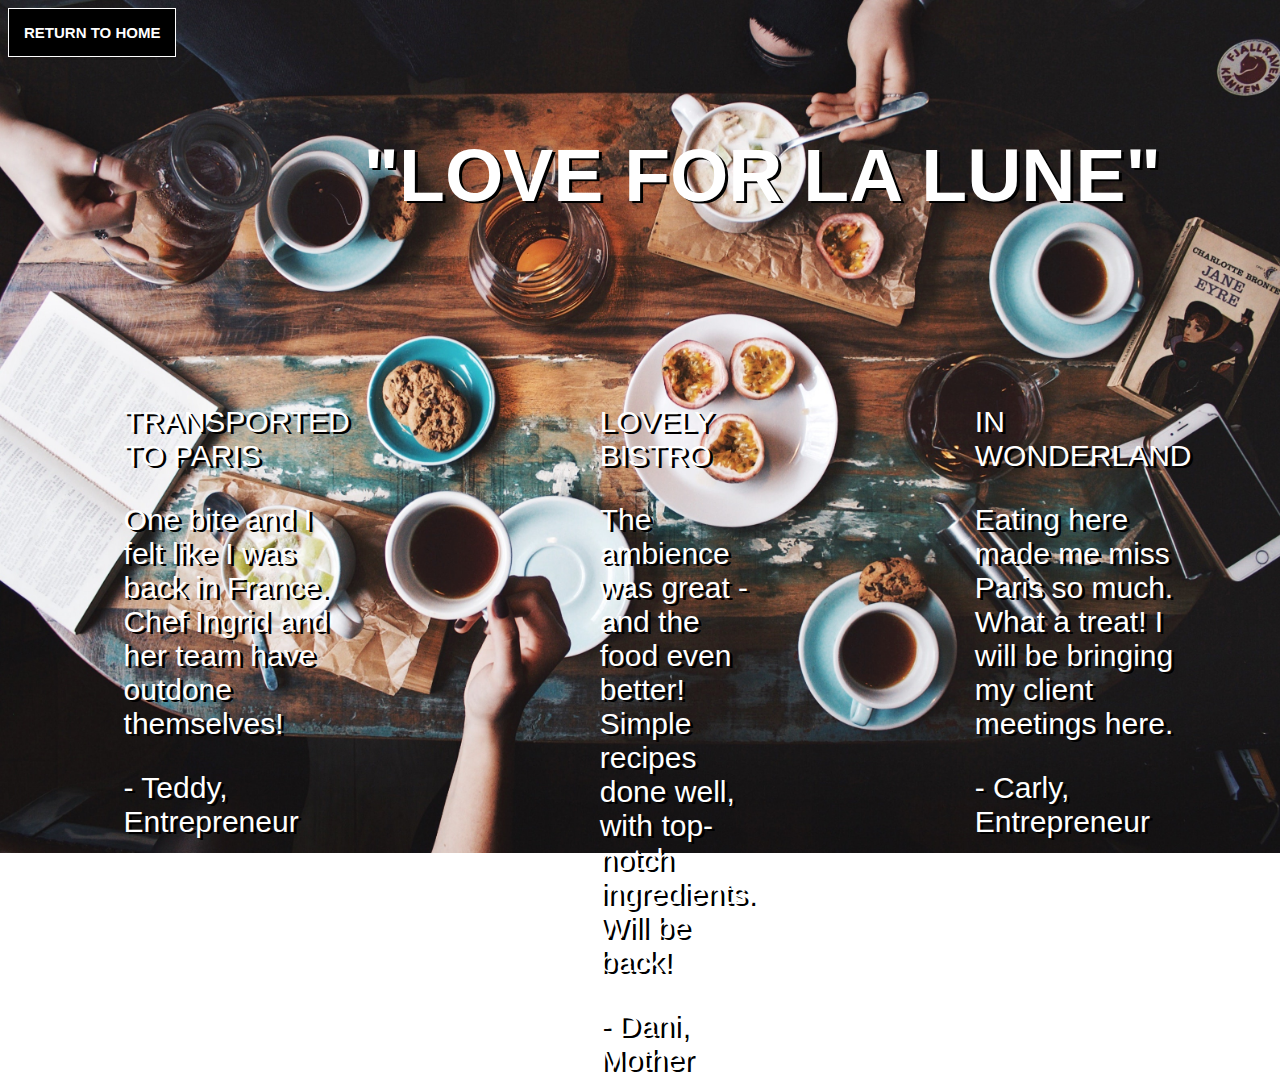
<file: about.html>
<!DOCTYPE html>
<html lang="en">
  <head>
    <meta charset="UTF-8" />
    <meta name="viewport" content="width=device-width, initial-scale=1.0" />
    <title>About Us</title>
    <link rel="stylesheet" href="styles.css" />
  </head>
  <body class="about-page">
    <div class="wrapper-4th-page">
      <div class="return-to-home">
        <button type="button">
          <a href="index.html">RETURN TO HOME</a>
        </button>
      </div>
      <div class="about-page-main">
        <div class="top-title">
          <p>"LOVE FOR LA LUNE"</p>
        </div>
        <div class="about-one">
          <p>TRANSPORTED TO PARIS</p>
          <p>
            One bite and I felt like I was back in France. Chef Ingrid and her
            team have outdone themselves!
          </p>
          <p>- Teddy, Entrepreneur</p>
        </div>
        <div class="about-two">
          <p>LOVELY BISTRO</p>
          <p>
            The ambience was great - and the food even better! Simple recipes
            done well, with top-notch ingredients. Will be back!
          </p>
          <p>- Dani, Mother</p>
        </div>
        <div class="about-three">
          <p>IN WONDERLAND</p>
          <p>
            Eating here made me miss Paris so much. What a treat! I will be
            bringing my client meetings here.
          </p>
          <p>- Carly, Entrepreneur</p>
        </div>
      </div>
    </div>
  </body>
</html>
</file>
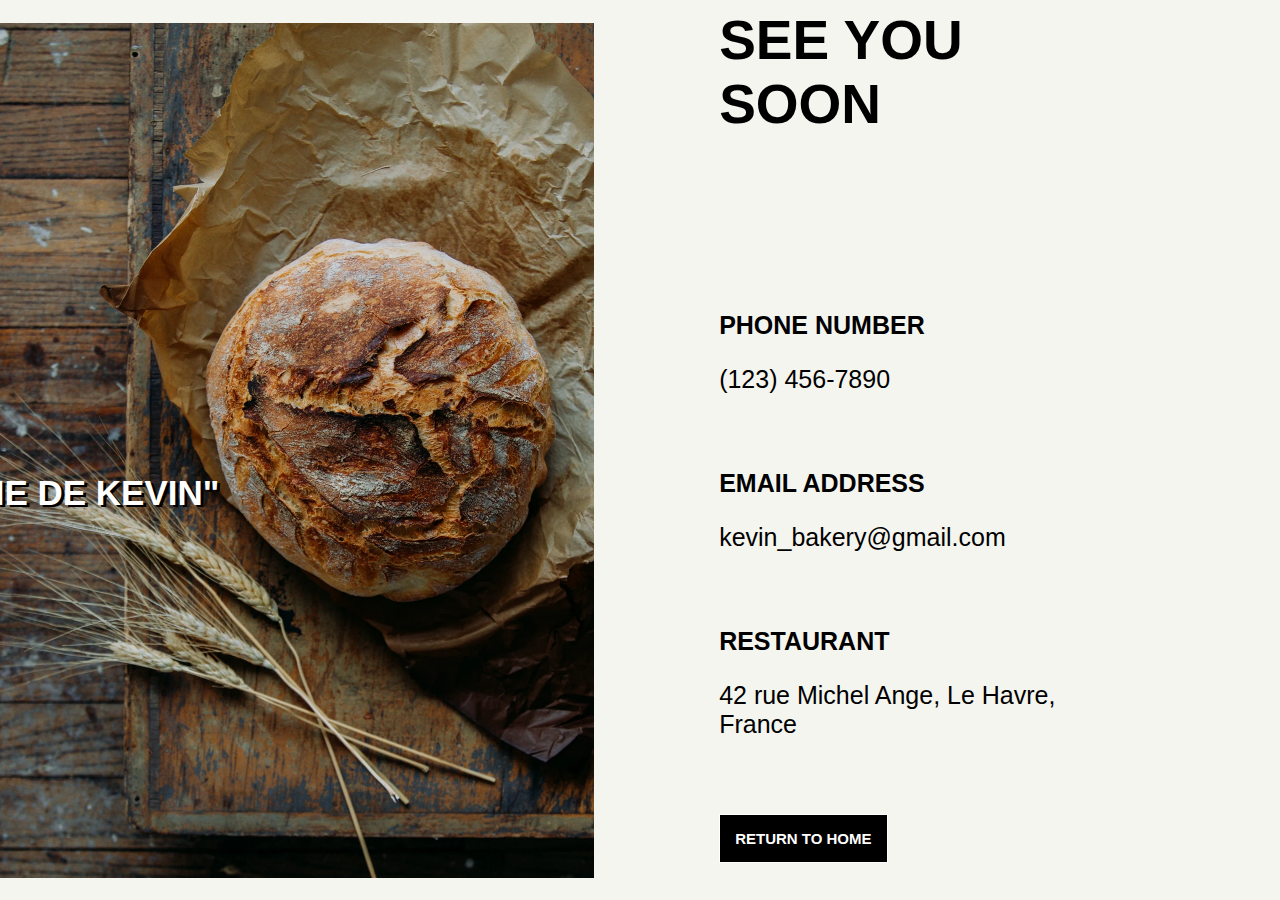
<file: contacts.html>
<!DOCTYPE html>
<html lang="en">
  <head>
    <meta charset="UTF-8" />
    <meta name="viewport" content="width=device-width, initial-scale=1.0" />
    <title>Contacts</title>
    <link rel="stylesheet" href="styles.css" />
  </head>
  <body class="background-page05">
    <div class="container-page05">
      <div class="page05-first">
        <p>"LA PÂTISSERIE DE KEVIN"</p>
      </div>
      <div class="page05-second">
        <div class="see-u-soon">SEE YOU SOON</div>
        <div class="phone-num">
          <p>PHONE NUMBER</p>
          <p>(123) 456-7890</p>
        </div>
        <div class="email-add">
          <p>EMAIL ADDRESS</p>
          <p>kevin_bakery@gmail.com</p>
        </div>
        <div class="restaurant">
          <p>RESTAURANT</p>
          <p>42 rue Michel Ange, Le Havre, France</p>
        </div>
        <div class="return-to-home-02">
          <button type="button">
            <a href="index.html">RETURN TO HOME</a>
          </button>
        </div>
      </div>
    </div>
  </body>
</html>
</file>
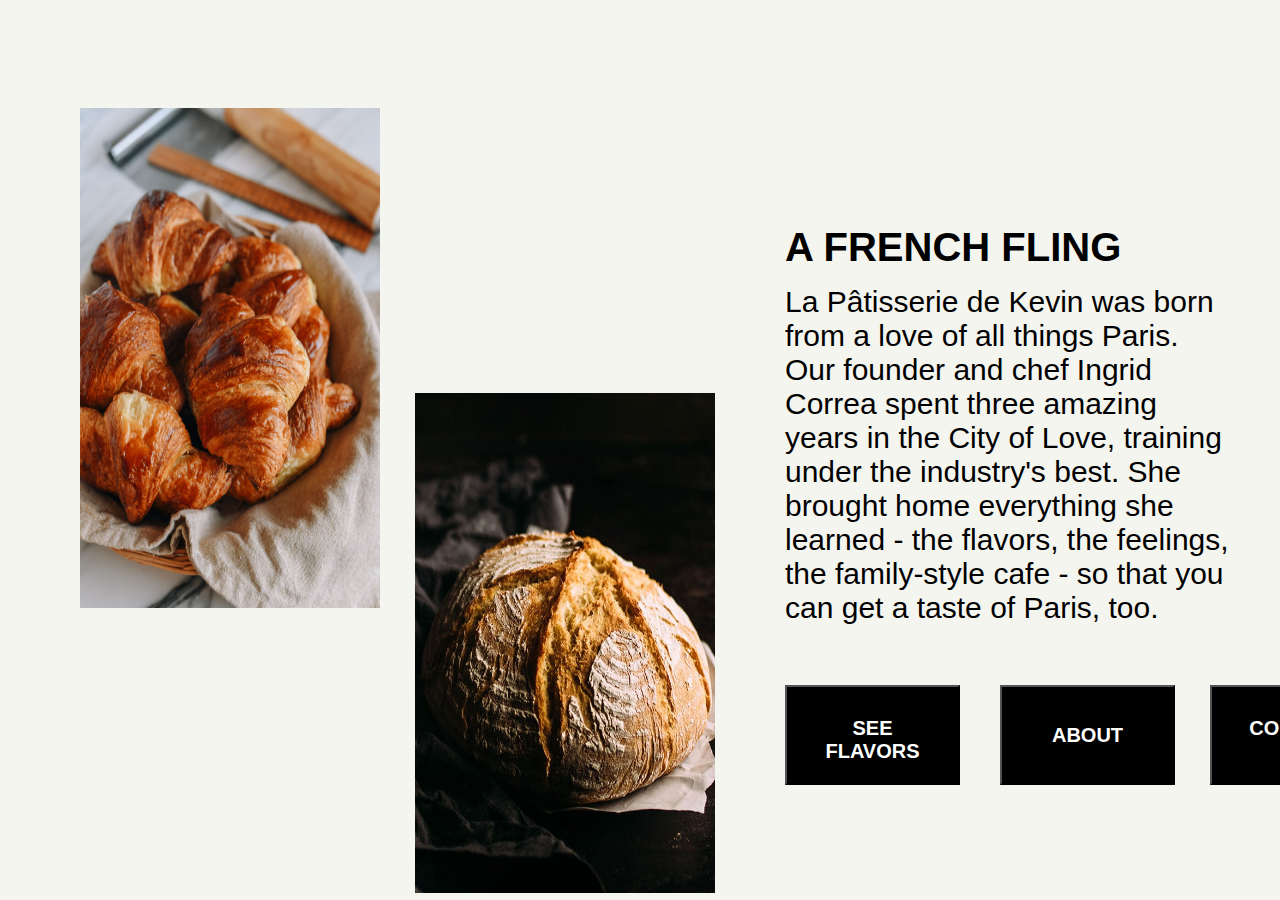
<file: dineWithUs.html>
<!DOCTYPE html>
<html lang="en">
  <head>
    <meta charset="UTF-8" />
    <meta name="viewport" content="width=device-width, initial-scale=1.0" />
    <title>Dine With Us</title>
    <link rel="stylesheet" href="styles.css" />
  </head>
  <body class="dine-with-us">
    <div class="wrapper-2nd-page">
      <div class="container-2nd-page">
        <div class="bread-info-01">
          <img
            src="images/milk-bread-croissants-34-650x861.jpg"
            alt="bread-pic-01"
          />
        </div>
        <div class="bread-info-02">
          <img src="images/easy-crusty-french-bread.jpg" alt="bread-pic-02" />
        </div>
        <div class="main-info-2nd-page">
          <p id="info-01">A FRENCH FLING</p>
          <p id="info-02">
            La Pâtisserie de Kevin was born from a love of all things Paris. Our
            founder and chef Ingrid Correa spent three amazing years in the City
            of Love, training under the industry's best. She brought home
            everything she learned - the flavors, the feelings, the family-style
            cafe - so that you can get a taste of Paris, too.
          </p>
          <div class="book-now">
            <button type="button">
              <a href="seeFlavor.html">SEE FLAVORS</a>
            </button>
          </div>
          <div class="about">
            <button type="button">
              <a href="about.html">ABOUT</a>
            </button>
          </div>
          <div class="contacts">
            <button type="button">
              <a href="contacts.html">CONTACT US</a>
            </button>
          </div>
        </div>
      </div>
    </div>
  </body>
</html>
</file>
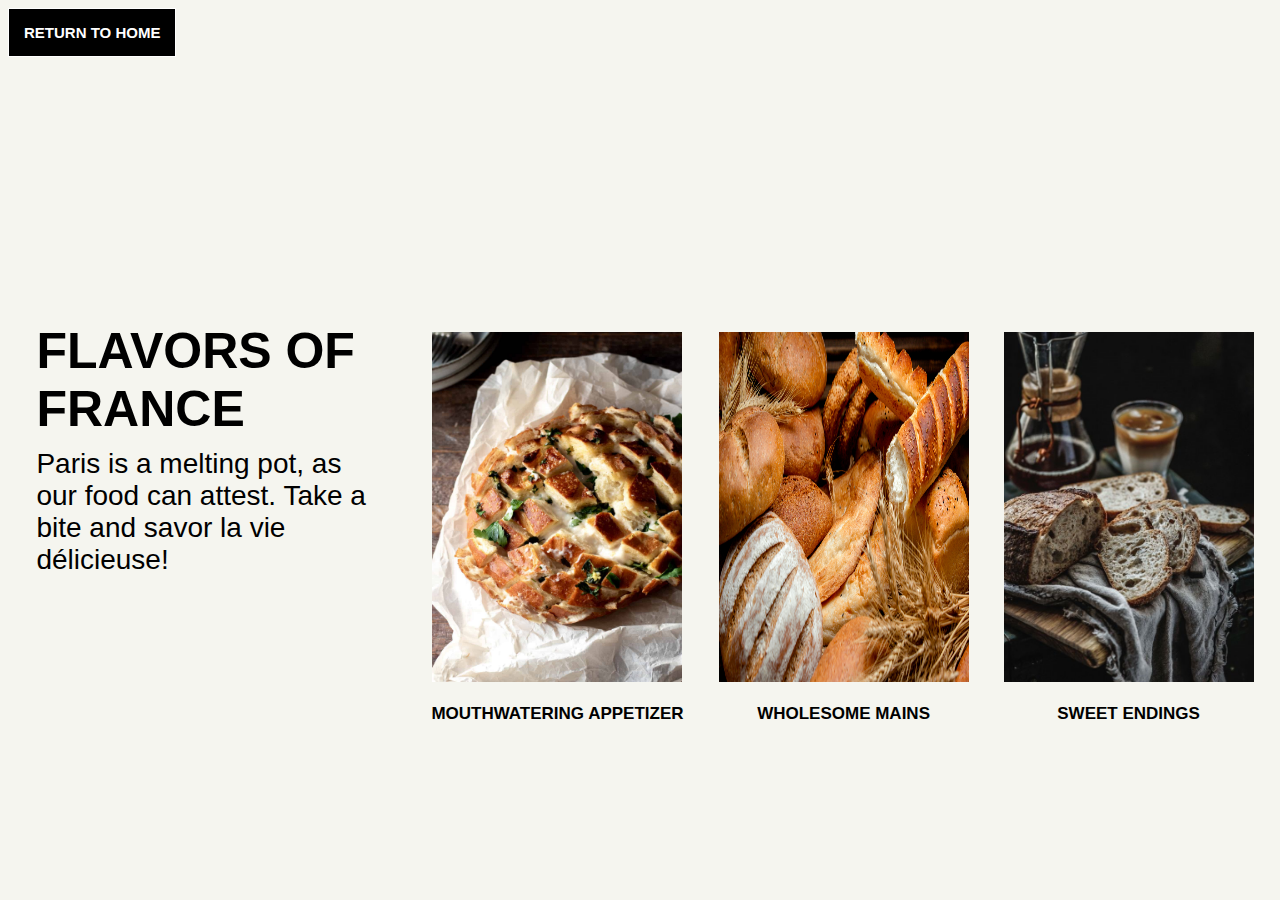
<file: seeFlavor.html>
<!DOCTYPE html>
<html lang="en">
  <head>
    <meta charset="UTF-8" />
    <meta name="viewport" content="width=device-width, initial-scale=1.0" />
    <title>See flavors</title>
    <link rel="stylesheet" href="styles.css" />
  </head>
  <body class="see-flavors">
    <div class="wrapper-3rd-page">
      <div class="return-to-home">
        <button type="button">
          <a href="index.html">RETURN TO HOME</a>
        </button>
      </div>
      <div class="container-3rd-page">
        <div class="third-page-box-1">
          <p id="title-page03">FLAVORS OF FRANCE</p>
          <p id="desc-page03">
            Paris is a melting pot, as our food can attest. Take a bite and
            savor la vie délicieuse!
          </p>
        </div>
        <div class="third-page-box-2">
          <img
            src="images/Easy-Vegan-Cheese-Bread-Pull-Apart.jpeg"
            alt="bread picture 1"
          />
          <p>MOUTHWATERING APPETIZER</p>
        </div>
        <div class="third-page-box-3">
          <img
            src="images/different-types-bread-made-from-wheat-flour.jpg"
            alt="main bread picture 2"
          />
          <p>WHOLESOME MAINS</p>
        </div>
        <div class="third-page-box-4">
          <img
            src="images/12ea870341c9a9a7584856c3cde6b4cb.jpg"
            alt="bread and coffee pic 1"
          />
          <p>SWEET ENDINGS</p>
        </div>
      </div>
    </div>
  </body>
</html>
</file>
<file: styles.css>
.home-page{
    background-image: url(images/ales-krivec-QnNqGoCnBg0-unsplash.jpg);
    background-size: cover;
    background-repeat: no-repeat;
}

h1{
    font-family: Arial, Helvetica, sans-serif;
    color: white;
    font-size: 65px;
    text-align: center;
    text-shadow: 2px 2px 4px rgba(0, 0, 0, 0.5);
    margin-top: 70px;
}

.return-to-home button {
    background-color: black;
    border: 1px solid white;
    padding: 15px;
}

.return-to-home a {
    text-decoration: none;
    font-family: Arial, Helvetica, sans-serif;
    font-weight: bold;
    font-size: 15px;
    color: white;
}

.intro-part02 p {
    font-family: Arial, Helvetica, sans-serif;
    color: white;
    font-size: 150px;
    text-align: center;
    text-shadow: 2px 2px 4px rgba(0, 0, 0, 0.5);
    margin-top: 275px;
    font-weight: bold;
}

.home-button {
    display: flex;
    justify-content: center;
    align-items: center;
}

.home-button a {
    text-decoration: none;
    font-family: Arial, Helvetica, sans-serif;
    font-weight: bold;
    font-size: 25px;
    color: black;
}

.home-button button {
    background-color: white;
    border: solid white;
    padding: 25px;
    box-shadow: 5px 5px;
}

.dine-with-us{
    background-color: #f5f5ef;
}

.see-flavors {
    background-color: #f5f5ef;
}

.container-2nd-page {
    display: flex;
    justify-content: center;
    align-items: center;
    gap: 35px;
}

.bread-info-01 img {
    width: 300px;
    height: 500px;
    position: relative;
    top: 100px;

}

.bread-info-02 img {
    width: 300px;
    height: 500px;
    position: relative;
    top: 385px;
}

.main-info-2nd-page {
    position: relative;
    display: inline-block;
    width: 450px;
    height: 450px;
    font-size: 30px;
}

#info-01 {
    position: relative;
    top: 150px;
    left: 35px;
    font-weight: bold;
    font-size: 40px;
    font-family: Arial, Helvetica, sans-serif;
}

#info-02 {
    position: relative;
    top: 125px;
    left: 35px;
    font-size: 30px;
    font-family: Arial, Helvetica, sans-serif;
}

.book-now {
    position: relative;
    top: 155px;
    left: 35px;
}

.book-now button {
    padding: 30px;
    background-color: black;
    height: 100px;
    width: 175px;
}

.book-now a {
    font-family: Arial, Helvetica, sans-serif;
    font-size: 20px;
    font-weight: bold;
    text-decoration: none;
    color: white;
}

.about {
    position: relative;
    top: 55px;
    left: 250px;
}

.about button {
    padding: 30px;
    background-color: black;
    height: 100px;
    width: 175px;
}

.about a {
    font-family: Arial, Helvetica, sans-serif;
    font-size: 20px;
    font-weight: bold;
    text-decoration: none;
    color: white;
}

.contacts {
    position: relative;
    left: 460px;
    bottom: 45px;
}

.contacts button {
    padding: 30px;
    background-color: black;
    height: 100px;
    width: 175px;
}

.contacts a {
    font-family: Arial, Helvetica, sans-serif;
    font-size: 20px;
    font-weight: bold;
    text-decoration: none;
    color: white;
}

.third-page-box-2 img {
    height: 500px;
    width: 500px
}

.container-3rd-page {
    display: flex;
    justify-content: center;
    align-items: center;
    gap: 35px;
}

.third-page-box-1 {
    position: relative;
    height: 350px;
    width: 350px;
    top: 185px;
}

#title-page03 {
    font-family: Arial, Helvetica, sans-serif;
    font-weight: bold;
    font-size: 50px;
}

#desc-page03 {
    position: relative;
    font-family: Arial, Helvetica, sans-serif;
    font-size: 28px;
    bottom: 40px;
}

.third-page-box-2 img {
    height: 350px;
    width: 250px;
}

.third-page-box-3 img {
    height: 350px;
    width: 250px;
}

.third-page-box-4 img {
    height: 350px;
    width: 250px;
}

.third-page-box-2 {
    font-family: Arial, Helvetica, sans-serif;
    font-weight: bold;
    text-align: center;
    font-size: 17px;
    position: relative;
    top: 275px;
    left: 10px;
}

.third-page-box-3 {
    font-family: Arial, Helvetica, sans-serif;
    font-weight: bold;
    text-align: center;
    font-size: 17px;
    position: relative;
    top: 275px;
    left: 10px;
}

.third-page-box-4 {
    font-family: Arial, Helvetica, sans-serif;
    font-weight: bold;
    text-align: center;
    font-size: 17px;
    position: relative;
    top: 275px;
    left: 10px;
}

.about-page {
    background-image: url(images/pexels-viktoria-alipatova-2074130.jpg);
    background-size: cover;
    background-repeat: no-repeat;
}

.about-page-main {
    display: flex;
    justify-content: center;
    align-items: center;
    gap: 35px;
    font-family: Arial, Helvetica, sans-serif;
    color: white;
    text-shadow: 3px 2px black;
    font-size: 30px;
}

.about-one {
    position: relative;
    height: 200px;
    width: 650px;
    top: 300px;
    right: 700px;
}

.about-two {
    position: relative;
    height: 200px;
    width: 650px;
    top: 300px;
    right: 485px;
}

.about-three {
    position: relative;
    height: 200px;
    width: 650px;
    top: 300px;
    right: 300px;
}

.top-title p {
    position: relative;
    font-size: 75px;
    font-weight: bold;
    width: 1000px;
    left: 575px;
}

.page05-first {
    position: relative;
}

.background-page05 {
    background-color: #f5f5ef;
}

.container-page05 {
    display: flex;
    justify-content: center;
    align-items: center;
    font-family: Arial, Helvetica, sans-serif;
}

.page05-first {
    background-image: url(images/Screenshot\ 2023-06-30\ 222537.png);
    background-repeat: no-repeat;
    background-attachment: fixed;
    position: relative;
    right: 275px;
    top: 15px;
    bottom: 15px;
    height: 95vh;
    width: 100vh;
}

.page05-second {
    position: relative;
    right: 150px;
}

.see-u-soon {
    position: relative;
    font-weight: bold;
    font-size: 55px;
    bottom: 150px;
}

.phone-num p:nth-child(1) {
    font-weight: bold;
    font-size: 25px;
}

.phone-num p:nth-child(2) {
    font-size: 25px;
}

.email-add {
    position: relative;
    top: 50px;
}

.email-add p:nth-child(1){
    font-weight: bold;
    font-size: 25px;
}

.email-add p:nth-child(2){
    font-size: 25px;
}

.restaurant {
    position: relative;
    top: 100px;
}

.restaurant p:nth-child(1) {
    font-weight: bold;
    font-size: 25px;
}

.restaurant p:nth-child(2) {
    font-size: 25px;
}

.page05-first p:nth-child(1) {
    position: relative;
    left: 15px;
    top: 415px;
    font-weight: bold;
    color: white;
    font-size: 35px;
    text-shadow: 3px 2px black;
}

.return-to-home-02 {
    position: relative;
    top: 150px;
}

.return-to-home-02 button {
    background-color: black;
    border: 1px solid white;
    padding: 15px;
}

.return-to-home-02 a {
    text-decoration: none;
    font-family: Arial, Helvetica, sans-serif;
    font-weight: bold;
    font-size: 15px;
    color: white;
}
</file>
